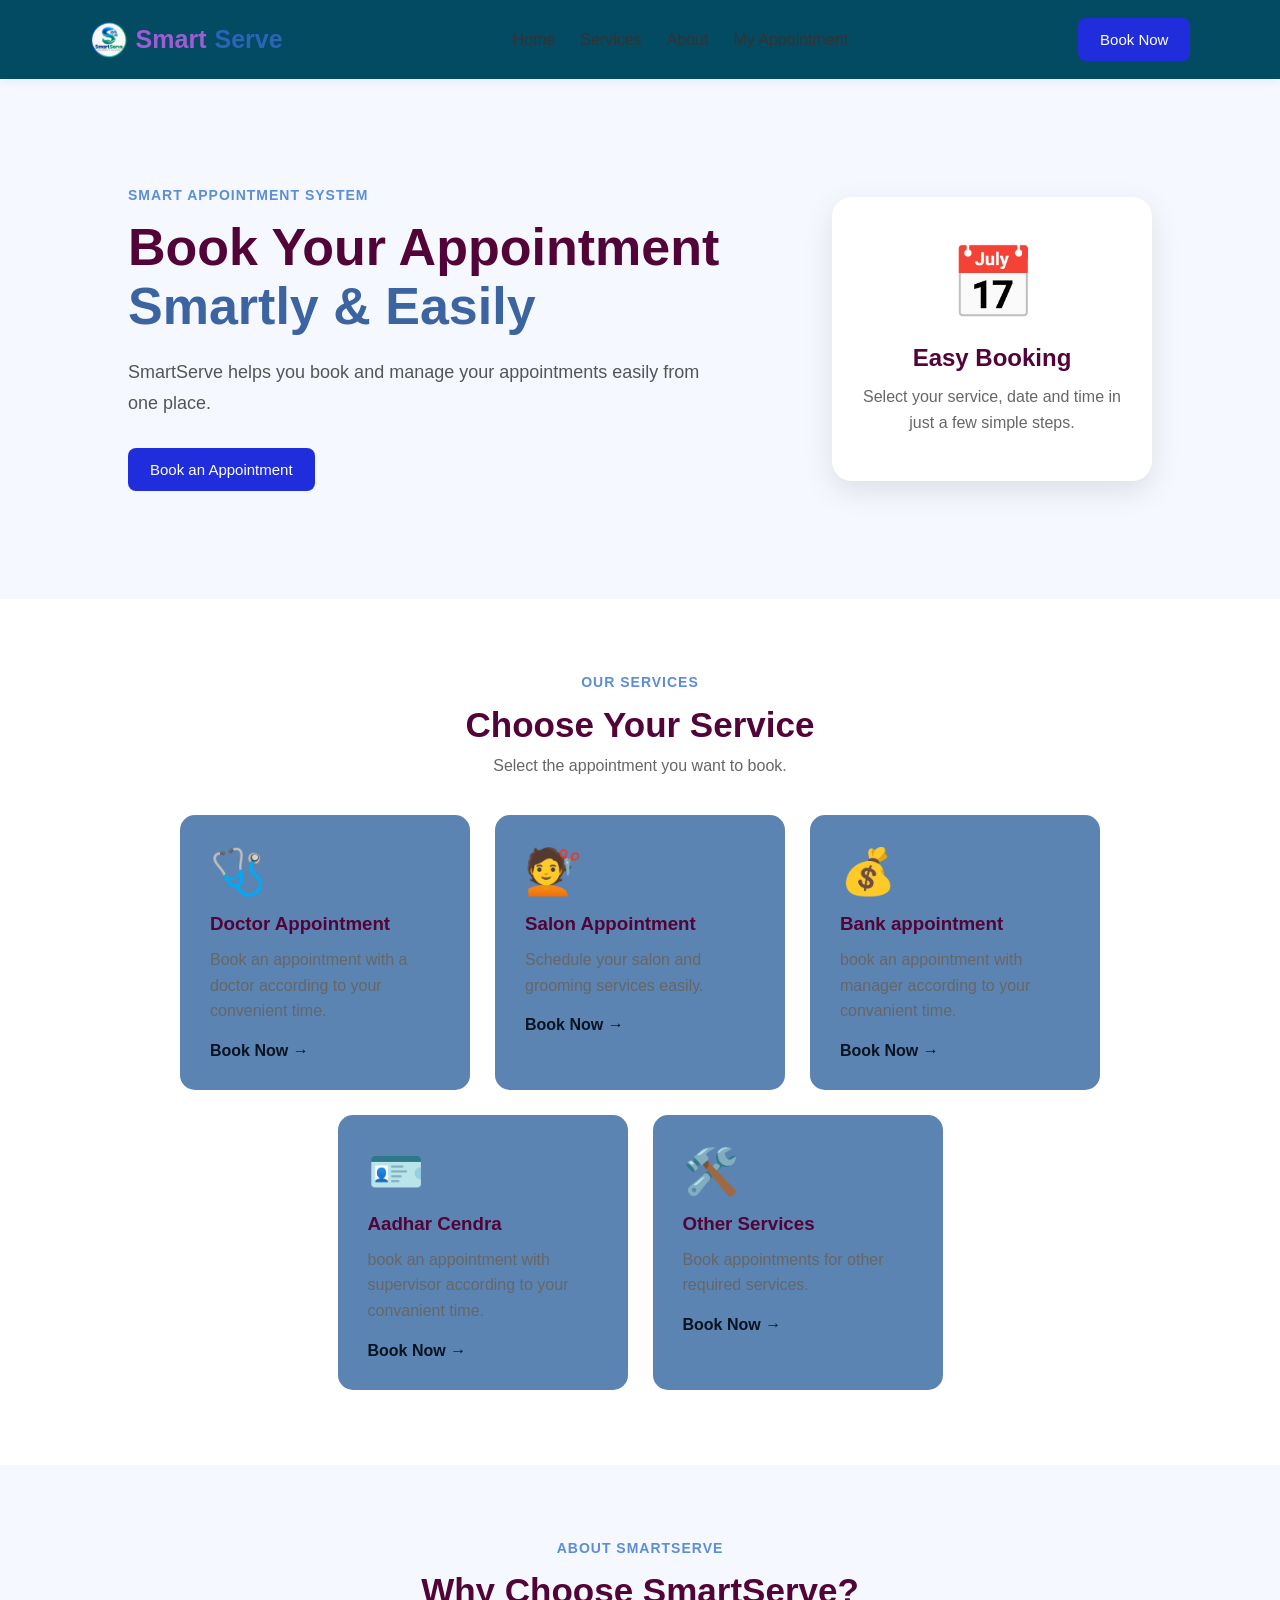
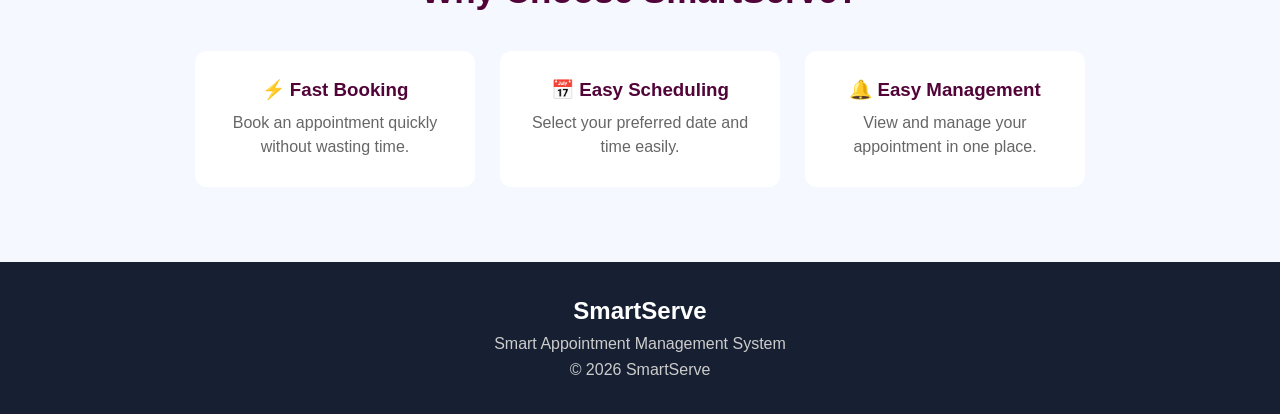
<file: index.html>
<!DOCTYPE html>
<html lang="en">

<head>
    <meta charset="UTF-8">
    <meta name="viewport" content="width=device-width, initial-scale=1.0">

    <title>SmartServe</title>

    <link rel="stylesheet" href="style.css">
</head>

<body>

<!-- NAVBAR -->

<header>

    <div class="logo">
        <img src="logo.png" alt="SmartServe Logo">
        Smart<span>Serve</span>
    </div>

    <nav>
        <a href="index.html">Home</a>
        <a href="#services">Services</a>
        <a href="#about">About</a>
        <a href="my-appointment.html">My Appointment</a>
    </nav>

    <a href="appointment.html" class="nav-btn">
        Book Now
    </a>

</header>


<!-- HERO SECTION -->

<section class="hero">

    <div class="hero-text">

        <p class="small-title">
            SMART APPOINTMENT SYSTEM
        </p>

        <h1>
            Book Your Appointment
            <span>Smartly & Easily</span>
        </h1>

        <p>
            SmartServe helps you book and manage
            your appointments easily from one place.
        </p>

        <a href="appointment.html" class="main-btn">
            Book an Appointment
        </a>

    </div>


    <div class="hero-card">

        <div class="calendar-icon">
            📅
        </div>

        <h2>
            Easy Booking
        </h2>

        <p>
            Select your service, date and time
            in just a few simple steps.
        </p>

    </div>

</section>


<!-- SERVICES -->

<section id="services" class="section">

    <p class="small-title">
        OUR SERVICES
    </p>

    <h2>
        Choose Your Service
    </h2>

    <p class="subtitle">
        Select the appointment you want to book.
    </p>


    <div class="cards">


        <div class="card">
            <div class="icon">
                🩺
            </div>
            <h3>
                Doctor Appointment
            </h3>
            <p>
                Book an appointment with a doctor
                according to your convenient time.
            </p>
            
            <a href="appointment.html">
                Book Now →
            </a></div>


        <div class="card">
            <div class="icon">
                💇
            </div>
            <h3>
                Salon Appointment
            </h3>
            <p>
                Schedule your salon and grooming
                services easily.
            </p>

            <a href="appointment.html">
                Book Now →
            </a></div>

        <div class="card"> 
         <div class="icon">
            💰
        </div>
        <h3>
              Bank appointment
        </h3>
        <p>
         book an appointment with manager 
         according to your convanient time.  
        </p>

           <a href="appoinment.html">
            Book Now →
           </a></div>

        <div class="card">

            <div class="icon">
                🪪
            </div>
            <h3> 
                Aadhar Cendra
            </h3>
            <p>
                book an appointment with supervisor 
                according to your convanient time.
            </p>
             <a href="appointment.html">
                Book Now →
                </a></div>
            <div class="card">
                <div class="icon">
                    🛠️
            </div>

            <h3>
                Other Services
            </h3>

            <p>
                Book appointments for other
                required services.
            </p>

            <a href="appointment.html">
                Book Now →
            </a>

        </div>

    </div>

</section>


<!-- ABOUT -->

<section id="about" class="about">

    <p class="small-title">
        ABOUT SMARTSERVE
    </p>

    <h2>
        Why Choose SmartServe?
    </h2>


    <div class="features">

        <div>
            <h3>⚡ Fast Booking</h3>
            <p>
                Book an appointment quickly
                without wasting time.
            </p>
        </div>


        <div>
            <h3>📅 Easy Scheduling</h3>
            <p>
                Select your preferred date
                and time easily.
            </p>
        </div>


        <div>
            <h3>🔔 Easy Management</h3>
            <p>
                View and manage your
                appointment in one place.
            </p>
        </div>

    </div>

</section>


<!-- FOOTER -->

<footer>

    <h2>
        SmartServe
    </h2>

    <p>
        Smart Appointment Management System
    </p>

    <p>
        © 2026 SmartServe
    </p>

</footer>


</body>
</html>
</file>
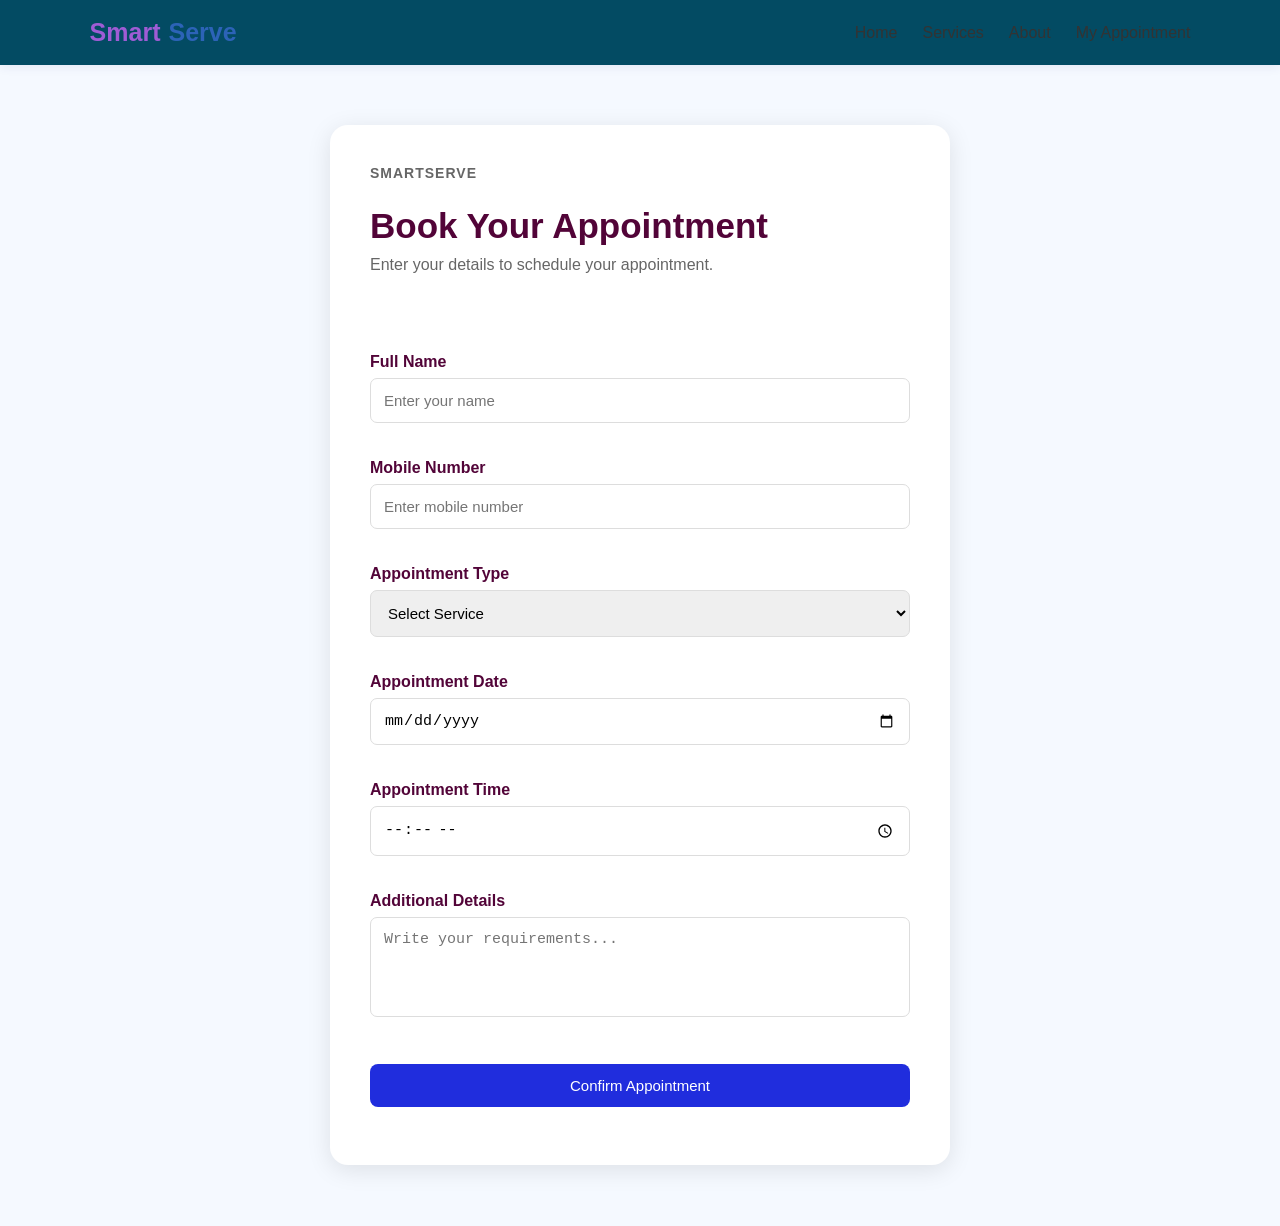
<file: appoinment.html>
<!DOCTYPE html>
<html lang="en">

<head>

    <meta charset="UTF-8">

    <meta name="viewport"
          content="width=device-width, initial-scale=1.0">

    <title>Book Appointment - SmartServe</title>

    <link rel="stylesheet" href="style.css">

</head>


<body>


<header>

    <div class="logo">
        Smart<span>Serve</span>
    </div>

    <nav>

        <a href="index.html">
            Home
        </a>

        <a href="index.html#services">
            Services
        </a>

        <a href="index.html#about">
            About
        </a>

        <a href="my-appointment.html">
            My Appointment
        </a>

    </nav>

</header>



<section class="booking-section">

    <div class="booking-container">

        <p class="small-title">
            SMARTSERVE
        </p>

        <h1>
            Book Your Appointment
        </h1>

        <p>
            Enter your details to schedule your appointment.
        </p>


        <form onsubmit="bookAppointment(event)"><br></br>


            <label>
                Full Name
            </label>

            <input
                type="text"
                id="name"
                placeholder="Enter your name"
                required
            ><br></br>



            <label>
                Mobile Number
            </label>

            <input
                type="tel"
                id="mobile"
                placeholder="Enter mobile number"
                required
            ><br></br>



            <label>
                Appointment Type
            </label>

            <select id="type" required>

                <option value="">
                    Select Service
                </option>

                <option>
                    Doctor Appointment
                </option>

                <option>
                    Salon Appointment
                </option>

                <option>
                    Bank Appoinment 
                </option>

                <option>
                    Aadhar Cendra
                </option>

                <option>
                    Other Service
                </option>

            </select><br></br>



            <label>
                Appointment Date
            </label>

            <input
                type="date"
                id="date"
                required
            ><br></br>



            <label>
                Appointment Time
            </label>

            <input
                type="time"
                id="time"
                required
            ><br></br>



            <label>
                Additional Details
            </label>

            <textarea
                id="details"
                placeholder="Write your requirements..."
            ></textarea><br></br>



            <button
                type="submit"
                class="main-btn full"
            >

                Confirm Appointment

            </button><br></br>


        </form>

    </div>

</section>


<script src="script.js"></script>

</body>

</html>
</file>
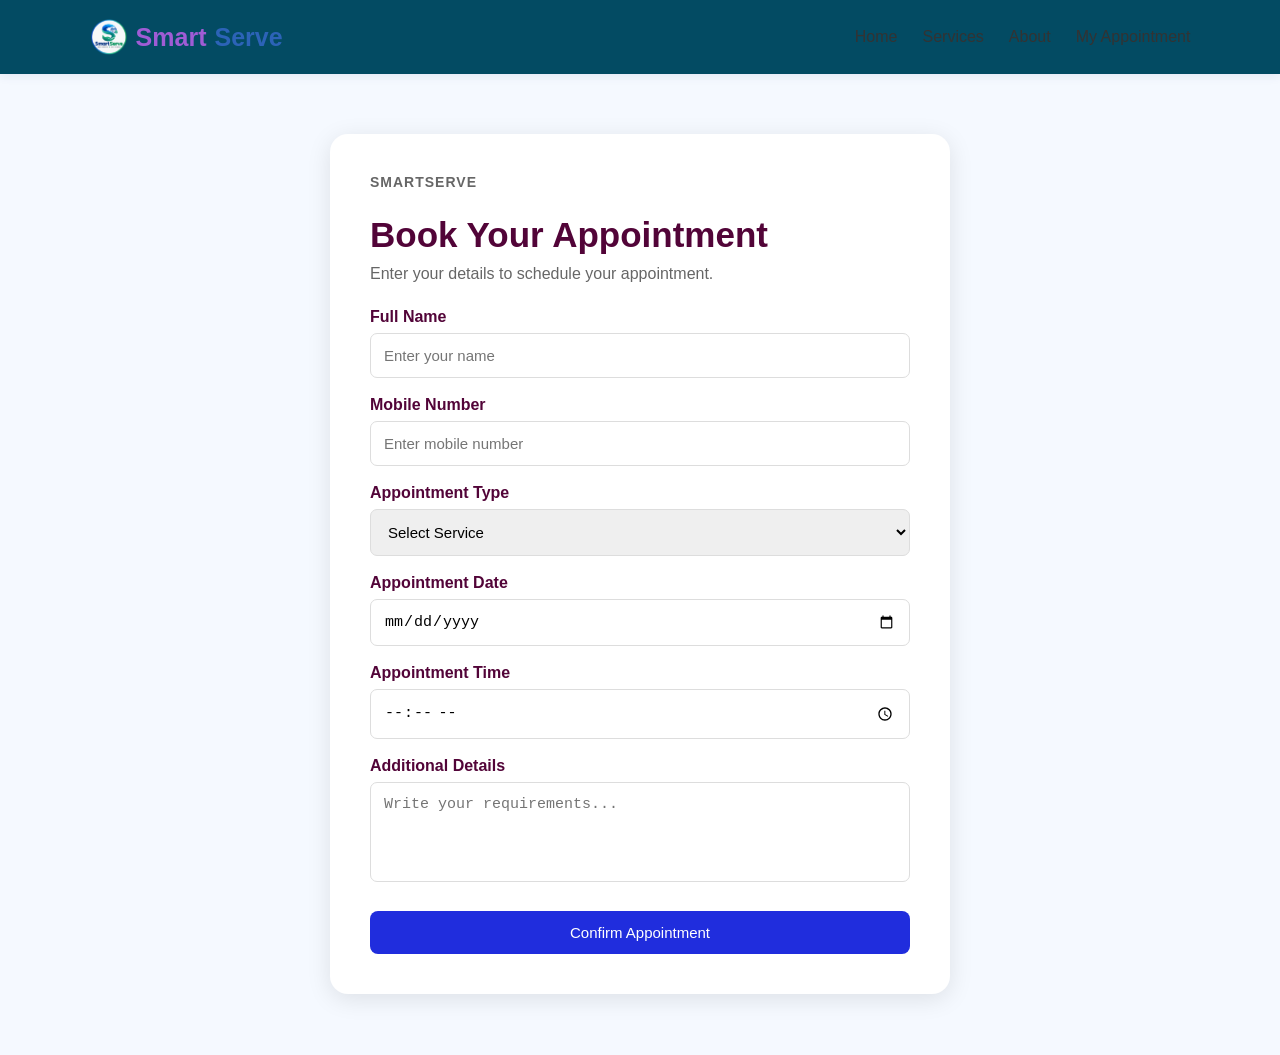
<file: appointment.html>
<!DOCTYPE html>
<html lang="en">

<head>
    <meta charset="UTF-8">
    <meta name="viewport" content="width=device-width, initial-scale=1.0">

    <title>Book Appointment - SmartServe</title>

    <link rel="stylesheet" href="style.css">
</head>

<body>

<header>
    <div class="logo">
        <img src="logo.png" alt="SmartServe Logo" 
        style="width: 40px; border-radius: 50%; 
        object-fit: cover;">
        Smart<span>Serve</span>
    </div>

    <nav>
        <a href="index.html">Home</a>
        <a href="index.html#services">Services</a>
        <a href="index.html#about">About</a>
        <a href="my-appointment.html">My Appointment</a>
    </nav>
</header>

<section class="booking-section">

    <div class="booking-container">

        <p class="small-title">SMARTSERVE</p>

        <h1>Book Your Appointment</h1>

        <p>
            Enter your details to schedule your appointment.
        </p>

        <form onsubmit="bookAppointment(event)">

            <label>Full Name</label>
            <input
                type="text"
                id="name"
                placeholder="Enter your name"
                required
            >

            <label>Mobile Number</label>
            <input
                type="tel"
                id="mobile"
                placeholder="Enter mobile number"
                required
            >

            <label>Appointment Type</label>

            <select id="type" required>
                <option value="">Select Service</option>
                <option value="Doctor Appointment">Doctor Appointment</option>
                <option value="Salon Appointment">Salon Appointment</option>
                <option value="Bank Appointment">Bank Appointment</option>
                <option value="Aadhar Centre">Aadhar Centre</option>
                <option value="Other Service">Other Service</option>
            </select>


            <!-- Doctor Section -->

            <div id="doctorDetails" style="display:none;">

                <label>Select City</label>

                <select id="doctorCity">
                    <option value="">Select City</option>
                    <option>Bhopal</option>
                    <option>Indore</option>
                    <option>Sehore</option>
                </select>

                <label>Select Hospital</label>

                <select id="hospital">
                    <option value="">Select Hospital</option>
                    <option>City Hospital</option>
                    <option>Care Hospital</option>
                    <option>Life Care Hospital</option>
                </select>

                <label>Select Doctor</label>

                <select id="doctor">
                    <option value="">Select Doctor</option>
                    <option>Dr. Rahul Sharma - Cardiologist</option>
                    <option>Dr. Priya Verma - Physician</option>
                    <option>Dr. Amit Jain - Dentist</option>
                </select>

            </div>


            <!-- Salon Section -->

            <div id="salonDetails" style="display:none;">

                <label>Select City</label>

                <select id="salonCity">
                    <option value="">Select City</option>
                    <option>Bhopal</option>
                    <option>Indore</option>
                    <option>Sehore</option>
                </select>

                <label>Select Salon</label>

                <select id="salon">
                    <option value="">Select Salon</option>
                    <option>Style Studio</option>
                    <option>Glow Salon</option>
                    <option>Perfect Look</option>
                </select>

                <label>Select Service</label>

                <select id="salonService">
                    <option value="">Select Service</option>
                    <option>Haircut</option>
                    <option>Hair Spa</option>
                    <option>Facial</option>
                    <option>Hair Styling</option>
                </select>

            </div>


            <!-- Bank Section -->

            <div id="bankDetails" style="display:none;">

                <label>Select City</label>

                <select id="bankCity">
                    <option value="">Select City</option>
                    <option>Bhopal</option>
                    <option>Indore</option>
                    <option>Sehore</option>
                </select>

                <label>Select Bank</label>

                <select id="bank">
                    <option value="">Select Bank</option>
                    <option>State Bank of India</option>
                    <option>Bank of Baroda</option>
                    <option>HDFC Bank</option>
                </select>

                <label>Select Service</label>

                <select id="bankService">
                    <option value="">Select Service</option>
                    <option>Account Opening</option>
                    <option>Cash Deposit</option>
                    <option>Loan Enquiry</option>
                    <option>KYC Update</option>
                </select>

            </div>


            <!-- Aadhaar Section -->

            <div id="aadharDetails" style="display:none;">

                <label>Select City</label>

                <select id="aadharCity">
                    <option value="">Select City</option>
                    <option>Bhopal</option>
                    <option>Indore</option>
                    <option>Sehore</option>
                </select>

                <label>Select Aadhaar Centre</label>

                <select id="aadharCentre">
                    <option value="">Select Centre</option>
                    <option>Aadhaar Seva Kendra - Bhopal</option>
                    <option>Aadhaar Seva Kendra - Indore</option>
                    <option>Aadhaar Seva Kendra - Sehore</option>
                </select>

                <label>Select Service</label>

                <select id="aadharService">
                    <option value="">Select Service</option>
                    <option>Aadhaar Update</option>
                    <option>Mobile Number Update</option>
                    <option>Address Update</option>
                    <option>New Aadhaar Enrolment</option>
                </select>

            </div>


            <!-- Other Service -->

            <div id="otherDetails" style="display:none;">

                <label>Select City</label>

                <select id="otherCity">
                    <option value="">Select City</option>
                    <option>Bhopal</option>
                    <option>Indore</option>
                    <option>Sehore</option>
                </select>

                <label>Service / Provider Name</label>

                <input
                    type="text"
                    id="otherService"
                    placeholder="Enter service or provider name"
                >

            </div>


            <label>Appointment Date</label>

            <input
                type="date"
                id="date"
                required
            >


            <label>Appointment Time</label>

            <input
                type="time"
                id="time"
                required
            >


            <label>Additional Details</label>

            <textarea
                id="details"
                placeholder="Write your requirements..."
            ></textarea>


            <button
                type="submit"
                class="main-btn full"
            >
                Confirm Appointment
            </button>

        </form>

    </div>

</section>


<script src="script.js"></script>

</body>

</html>
</file>
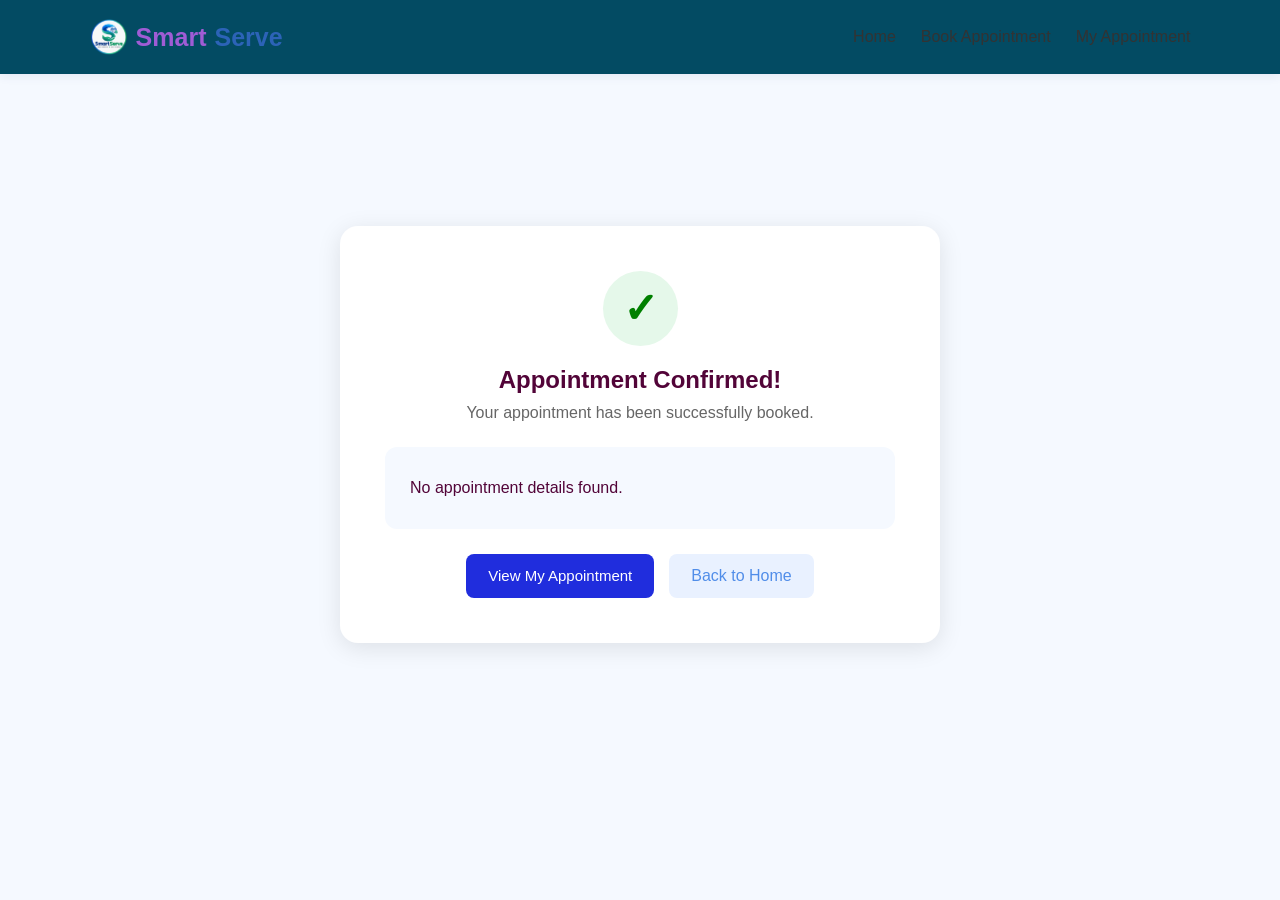
<file: confirmation.html>
<!DOCTYPE html>
<html lang="en">

<head>
    <meta charset="UTF-8">
    <meta name="viewport" content="width=device-width, initial-scale=1.0">

    <title>Appointment Confirmed - SmartServe</title>

    <link rel="stylesheet" href="style.css">
</head>

<body>

    <!-- HEADER -->

    <header>

        <div class="logo">
        <img src="logo.png" alt="SmartServe Logo">
            Smart<span>Serve</span>
        </div>

        <nav>
            <a href="index.html">Home</a>
            <a href="appointment.html">Book Appointment</a>
            <a href="my-appointment.html">My Appointment</a>
        </nav>

    </header>


    <!-- CONFIRMATION SECTION -->

    <section class="confirmation">

        <div class="success-box">

            <!-- Success Icon -->

            <div class="success-icon">
                ✓
            </div>


            <h1>
                Appointment Confirmed!
            </h1>

            <p>
                Your appointment has been successfully booked.
            </p>


            <!-- Appointment Details -->

            <div
                id="appointmentDetails"
                class="details-box">
            </div>


            <!-- Buttons -->

            <div class="confirmation-buttons">

                <a
                    href="my-appointment.html"
                    class="main-btn">
                    View My Appointment
                </a>

                <a
                    href="index.html"
                    class="secondary-btn">
                    Back to Home
                </a>

            </div>

        </div>

    </section>


    <!-- JAVASCRIPT -->

    <script>

        // Get appointment data

        const data = JSON.parse(
            localStorage.getItem(
                "smartServeAppointment"
            )
        );


        const box =
            document.getElementById(
                "appointmentDetails"
            );


        // If appointment exists

        if (data) {

            box.innerHTML = `

                <h3>Appointment Details</h3>

                <p>
                    <strong>Name:</strong>
                    ${data.name}
                </p>

                <p>
                    <strong>Mobile:</strong>
                    ${data.mobile}
                </p>

                <p>
                    <strong>Service:</strong>
                    ${data.type}
                </p>

                <p>
                    <strong>Date:</strong>
                    ${data.date}
                </p>

                <p>
                    <strong>Time:</strong>
                    ${data.time}
                </p>

                <p>
                    <strong>Status:</strong>
                    <span class="confirmed">
                        Confirmed ✓
                    </span>
                </p>

            `;

        }

        // If no appointment found

        else {

            box.innerHTML = `
                <p>
                    No appointment details found.
                </p>
            `;

        }

    </script>

</body>

</html>
</file>
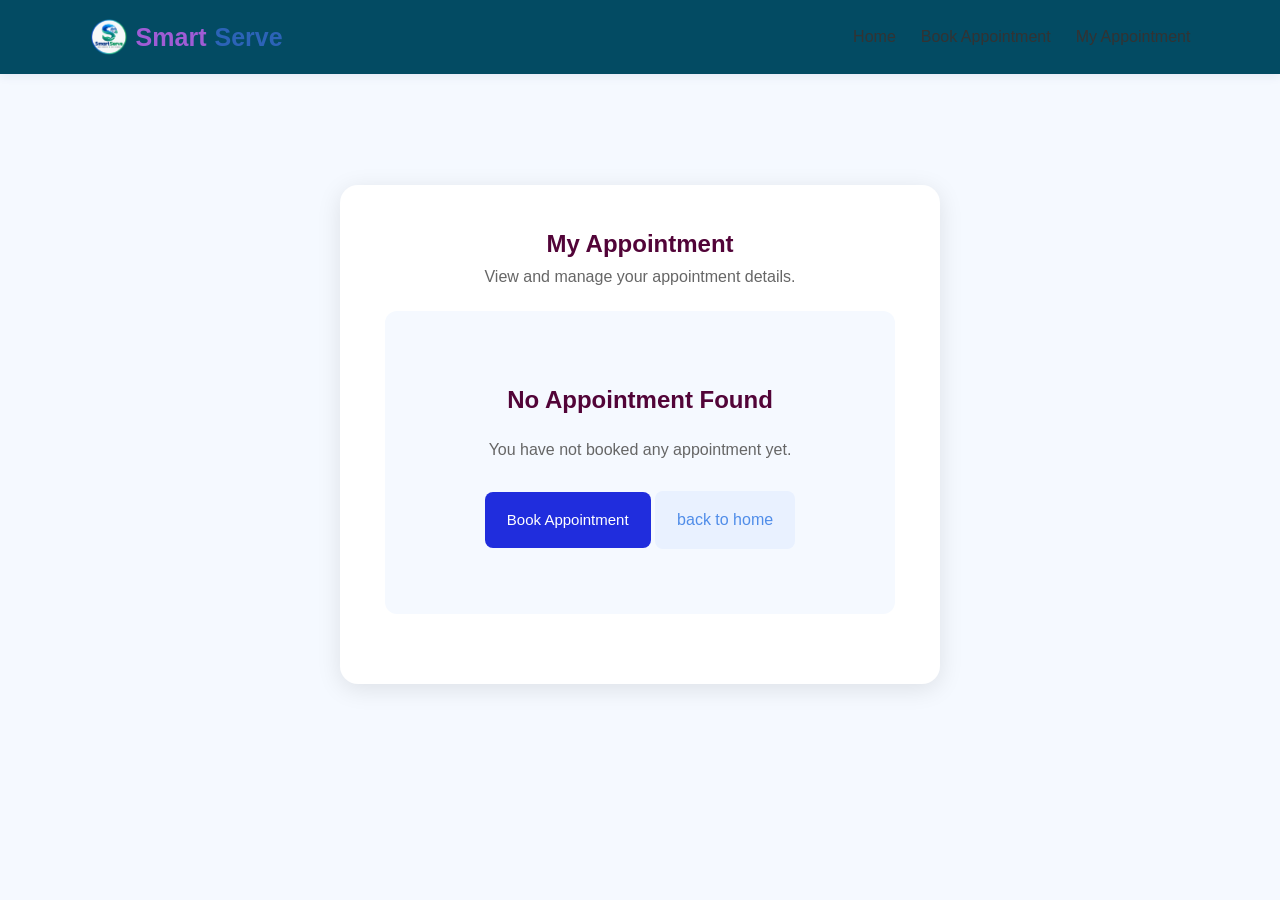
<file: my-appointment.html>
<!DOCTYPE html>
<html lang="en">

<head>
    <meta charset="UTF-8">
    <meta name="viewport" content="width=device-width, initial-scale=1.0">

    <title>My Appointment - SmartServe</title>

    <link rel="stylesheet" href="style.css">
</head>

<body>

    <!-- HEADER -->
    <header>

        <div class="logo">
        <img src="logo.png" alt="SmartServe Logo">
            Smart<span>Serve</span>
        </div>

        <nav>
            <a href="index.html">Home</a>
            <a href="appointment.html">Book Appointment</a>
            <a href="my-appointment.html">My Appointment</a>
        </nav>

    </header>


    <!-- MY APPOINTMENT -->
    <section class="confirmation">

        <div class="success-box">

            <h1>My Appointment</h1>

            <p>
                View and manage your appointment details.
            </p>

            <!-- Appointment will appear here -->
            <div id="myAppointment" class="details-box">
            </div>

        </div>

    </section>


    <!-- JAVASCRIPT -->
    <script>

        const data = JSON.parse(
            localStorage.getItem("smartServeAppointment")
        );

        const box = document.getElementById("myAppointment");


        if (data) {

            box.innerHTML = `

                <h3>Appointment Details</h3>

                <p>
                    <strong>Name:</strong>
                    ${data.name}
                </p>

                <p>
                    <strong>Mobile:</strong>
                    ${data.mobile}
                </p>

                <p>
                    <strong>Service:</strong>
                    ${data.type}
                </p>

                <p>
                    <strong>Date:</strong>
                    ${data.date}
                </p>

                <p>
                    <strong>Time:</strong>
                    ${data.time}
                </p>

                <p>
                    <strong>Details:</strong>
                    ${data.details || "No details added"}
                </p>

                <p>
                    <strong>Status:</strong>
                    <span class="confirmed">
                        Confirmed ✓
                    </span>
                </p>

                <button
                    onclick="cancelAppointment()"
                    class="main-btn">
                    Cancel Appointment
                </button>
                <a href="index.html" class="back-home">← Back to Home</a>
                

            `;

        } else {

            box.innerHTML = `

                <div class="no-appointment">

                    <h2>No Appointment Found</h2>

                    <p>
                        You have not booked any appointment yet.
                    </p>

                    <a
                        href="appointment.html"
                        class="main-btn">
                        Book Appointment
                    </a>
                    <a href="index.html"class="secondary-btn">
                        back to home
                        </a>

                </div>

            `;

        }


        function cancelAppointment() {

            localStorage.removeItem(
                "smartServeAppointment"
            );

            alert("Appointment cancelled successfully.");

            window.location.href="my-appointment.html";
        }

    </script>
<script>
function checkReminder() {
    const appointment = JSON.parse(
        localStorage.getItem("smartServeAppointment")
    );

    if (!appointment) return;

    const appointmentTime = new Date(
        appointment.date + "T" + appointment.time
    );

    const now = new Date();
    const difference = appointmentTime - now;

    const oneHour = 60 * 60 * 1000;

    if (difference > 0 && difference <= oneHour) {
        alert("⏰ Reminder: Your appointment is within 1 hour!");
    }
}

setInterval(checkReminder, 60000);
checkReminder();
</script>
</body>

</html>
</file>
<file: style.css>
/* =========================
   GENERAL
========================= */

* {
    margin: 0;
    padding: 0;
    box-sizing: border-box;
}

body {
    font-family: Arial, sans-serif;
    background: #f5f9ff;
    color: #520438;
}

a {
    text-decoration: none;
}


/* =========================
   HEADER / NAVBAR
========================= */

header {
    background: rgb(3, 75, 99);
    padding: 18px 7%;

    display: flex;
    align-items: center;
    justify-content: space-between;

    box-shadow: 0 2px 10px rgba(10, 41, 128, 0.08);

    position: sticky;
    top: 0;
    z-index: 100;
}

.logo {
    font-size: 25px;
    font-weight: bold;
    color: #9f5cd5;
    display: flex;
    align-items: center;
    gap: 8px;
}

.logo img {
  width: 45px;
  height: 45px;
  max-width: 45px;
  max-height: 45px;
  border-radius: 50%;
  object-fit: cover;
}

.logo span {
    color: #2c63b7;
}

nav {
    display: flex;
    gap: 25px;
}

nav a {
    color: #333;
    font-weight: 500;
}

nav a:hover {
    color: #2878f0;
}


/* =========================
   BUTTONS
========================= */

.nav-btn,
.main-btn {
    background: #202ddd;
    color: white;

    padding: 13px 22px;

    border-radius: 8px;

    border: none;

    cursor: pointer;

    display: inline-block;

    font-size: 15px;
}

.nav-btn:hover,
.main-btn:hover {
    background: #7f46a5;
}

.secondary-btn {
    background: #e9f1ff;
    color: #508de9;

    padding: 13px 22px;

    border-radius: 8px;

    display: inline-block;
}

.secondary-btn:hover {
    background: #dce9ff;
}


/* =========================
   HERO SECTION
========================= */

.hero {
    min-height: 520px;

    display: flex;

    justify-content: space-between;

    align-items: center;

    padding: 70px 10%;

    gap: 50px;
}

.hero-text {
    max-width: 600px;
}

.small-title {
    color: #5c8dd7;

    font-size: 14px;

    font-weight: bold;

    margin-bottom: 15px;

    letter-spacing: 1px;
}

.hero h1 {
    font-size: 52px;

    line-height: 1.15;

    margin-bottom: 20px;
}

.hero h1 span {
    display: block;

    color: #3b64a0;
}

.hero-text > p:not(.small-title) {
    font-size: 18px;

    line-height: 1.7;

    margin-bottom: 30px;

    color: #555;
}


/* HERO CARD */

.hero-card {
    width: 320px;

    background: white;

    padding: 45px 30px;

    border-radius: 20px;

    text-align: center;

    box-shadow: 0 10px 30px rgba(0, 0, 0, 0.1);
}

.calendar-icon {
    font-size: 70px;

    margin-bottom: 20px;
}

.hero-card h2 {
    margin-bottom: 12px;
}

.hero-card p {
    color: #666;

    line-height: 1.6;
}


/* =========================
   SERVICES
========================= */

.section {
    background: white;

    padding: 75px 8%;

    text-align: center;
}

.section h2,
.about h2 {
    font-size: 35px;

    margin-bottom: 10px;
}

.subtitle {
    color: #666;

    margin: 12px 0 40px;
}

.cards {
    display: flex;

    justify-content: center;

    gap: 25px;

    flex-wrap: wrap;
}

.card {
    width: 290px;

    padding: 30px;

    background: #5b84b3;

    border-radius: 15px;

    text-align: left;

    transition: 0.3s;
}

.card:hover {
    transform: translateY(-5px);

    box-shadow: 0 10px 25px rgba(32, 17, 17, 0.08);
}

.icon {
    font-size: 45px;

    margin-bottom: 15px;
}

.card h3 {
    margin-bottom: 12px;
}

.card p {
    color: #666;

    line-height: 1.6;

    margin-bottom: 18px;
}

.card a {
    color: #091321;

    font-weight: bold;
}


/* =========================
   ABOUT
========================= */

.about {
    padding: 75px 8%;

    text-align: center;
}

.features {
    display: flex;

    justify-content: center;

    gap: 25px;

    margin-top: 40px;

    flex-wrap: wrap;
}

.features div {
    background: white;

    padding: 28px;

    border-radius: 12px;

    width: 280px;
}

.features h3 {
    margin-bottom: 10px;
}

.features p {
    color: #666;

    line-height: 1.5;
}


/* =========================
   FOOTER
========================= */

footer {
    background: #172033;

    color: white;

    text-align: center;

    padding: 35px;
}

footer h2 {
    margin-bottom: 10px;
}

footer p {
    color: #ccc;

    margin-top: 8px;
}


/* =========================
   APPOINTMENT PAGE
========================= */

.booking-section {
    padding: 60px 20px;

    min-height: 80vh;
}

.booking-container {
    max-width: 620px;

    margin: auto;

    background: white;

    padding: 40px;

    border-radius: 18px;

    box-shadow: 0 5px 25px rgba(0, 0, 0, 0.1);
}

.booking-container h1 {
    margin-bottom: 10px;

    font-size: 35px;
}

.booking-container > p {
    color: #666;

    margin-bottom: 25px;
}

label {
    display: block;

    margin-top: 18px;

    margin-bottom: 7px;

    font-weight: bold;
}

input,
select,
textarea {
    width: 100%;

    padding: 13px;

    border: 1px solid #ddd;

    border-radius: 7px;

    font-size: 15px;

    outline: none;
}

input:focus,
select:focus,
textarea:focus {
    border-color: #2878f0;

    box-shadow: 0 0 0 2px rgba(40, 120, 240, 0.1);
}

textarea {
    height: 100px;

    resize: none;
}

.full {
    width: 100%;

    margin-top: 25px;
}


/* =========================
   CONFIRMATION PAGE
========================= */

.confirmation {
    min-height: 80vh;

    display: flex;

    justify-content: center;

    align-items: center;

    padding: 40px 20px;
}

.success-box {
    background: white;

    max-width: 600px;

    width: 100%;

    padding: 45px;

    text-align: center;

    border-radius: 18px;

    box-shadow: 0 5px 25px rgba(0, 0, 0, 0.1);
}

.success-icon {
    width: 75px;

    height: 75px;

    margin: 0 auto 20px;

    border-radius: 50%;

    background: #e5f8ea;

    color: green;

    display: flex;

    align-items: center;

    justify-content: center;

    font-size: 42px;

    font-weight: bold;
}

.success-box h1 {
    margin-bottom: 10px;
}

.success-box > p {
    color: #666;

    margin-bottom: 25px;
}

.details-box {
    background: #f5f9ff;

    padding: 25px;

    margin: 25px 0;

    border-radius: 12px;

    text-align: left;

    line-height: 2;
}

.details-box h3 {
    margin-bottom: 10px;
}

.confirmed {
    color: green;

    font-weight: bold;
}

.confirmation-buttons {
    display: flex;

    justify-content: center;

    gap: 15px;

    flex-wrap: wrap;
}


/* =========================
   MY APPOINTMENT
========================= */

.my-section {
    max-width: 800px;

    margin: 60px auto;

    padding: 20px;

    min-height: 70vh;
}

.my-section h1 {
    font-size: 38px;

    margin-bottom: 8px;
}

.my-subtitle {
    color: #666;

    margin-bottom: 30px;
}

.appointment-box {
    background: white;

    padding: 30px;

    border-radius: 18px;

    box-shadow: 0 5px 25px rgba(121, 5, 5, 0.08);
}

.appointment-header {
    display: flex;

    justify-content: space-between;

    align-items: center;

    gap: 20px;

    border-bottom: 1px solid #eee;

    padding-bottom: 20px;
}

.appointment-header h2 {
    margin-bottom: 5px;
}

.appointment-header p {
    color: #777;
}

.status {
    background: #e5f8ea;

    color: green;

    padding: 8px 14px;

    border-radius: 20px;

    font-weight: bold;
}

.appointment-details {
    display: grid;

    grid-template-columns: 1fr 1fr;

    gap: 18px;

    margin-top: 25px;
}

.detail-item {
    background: #f5f9ff;

    padding: 15px;

    border-radius: 10px;
}

.detail-item span {
    display: block;

    color: #666;

    margin-bottom: 5px;
}

.detail-item strong {
    display: block;
}

.appointment-actions {
    display: flex;

    gap: 15px;

    margin-top: 30px;

    flex-wrap: wrap;
}

.cancel-btn {
    background: #ffe8e8;

    color: #d22;

    border: none;

    padding: 13px 20px;

    border-radius: 8px;

    cursor: pointer;

    font-size: 15px;
}

.cancel-btn:hover {
    background: #ffd5d5;
}


/* NO APPOINTMENT */

.no-appointment {
    text-align: center;

    padding: 40px 20px;
}

.empty-icon {
    font-size: 55px;

    margin-bottom: 15px;
}

.no-appointment h2 {
    margin-bottom: 10px;
}

.no-appointment p {
    color: #666;

    margin-bottom: 25px;
}


/* =========================
   MOBILE RESPONSIVE
========================= */

@media (max-width: 700px) {

    header {
        flex-direction: column;

        gap: 15px;

        padding: 18px 5%;
    }

    nav {
        flex-wrap: wrap;

        justify-content: center;

        gap: 15px;
    }

    .hero {
        flex-direction: column;

        text-align: center;

        padding: 50px 7%;
    }

    .hero h1 {
        font-size: 38px;
    }

    .hero-card {
        width: 100%;

        max-width: 320px;
    }

    .booking-container {
        padding: 25px;
    }

    .booking-container h1 {
        font-size: 28px;
    }

    .success-box {
        padding: 30px 20px;
    }

    .my-section {
        margin: 30px auto;
    }

    .my-section h1 {
        font-size: 30px;
    }

    .appointment-header {
        flex-direction: column;

        align-items: flex-start;
    }

    .appointment-details {
        grid-template-columns: 1fr;
    }

    .appointment-actions {
        flex-direction: column;
    }

    .appointment-actions .main-btn,
    .cancel-btn {
        width: 100%;

        text-align: center;
    }

}
.logo img {
    width: 38px !important;
    height: 38px !important;
    max-width: 38px !important;
    border-radius: 50%;
    object-fit: cover;
    display: inline-block;
}
</file>
